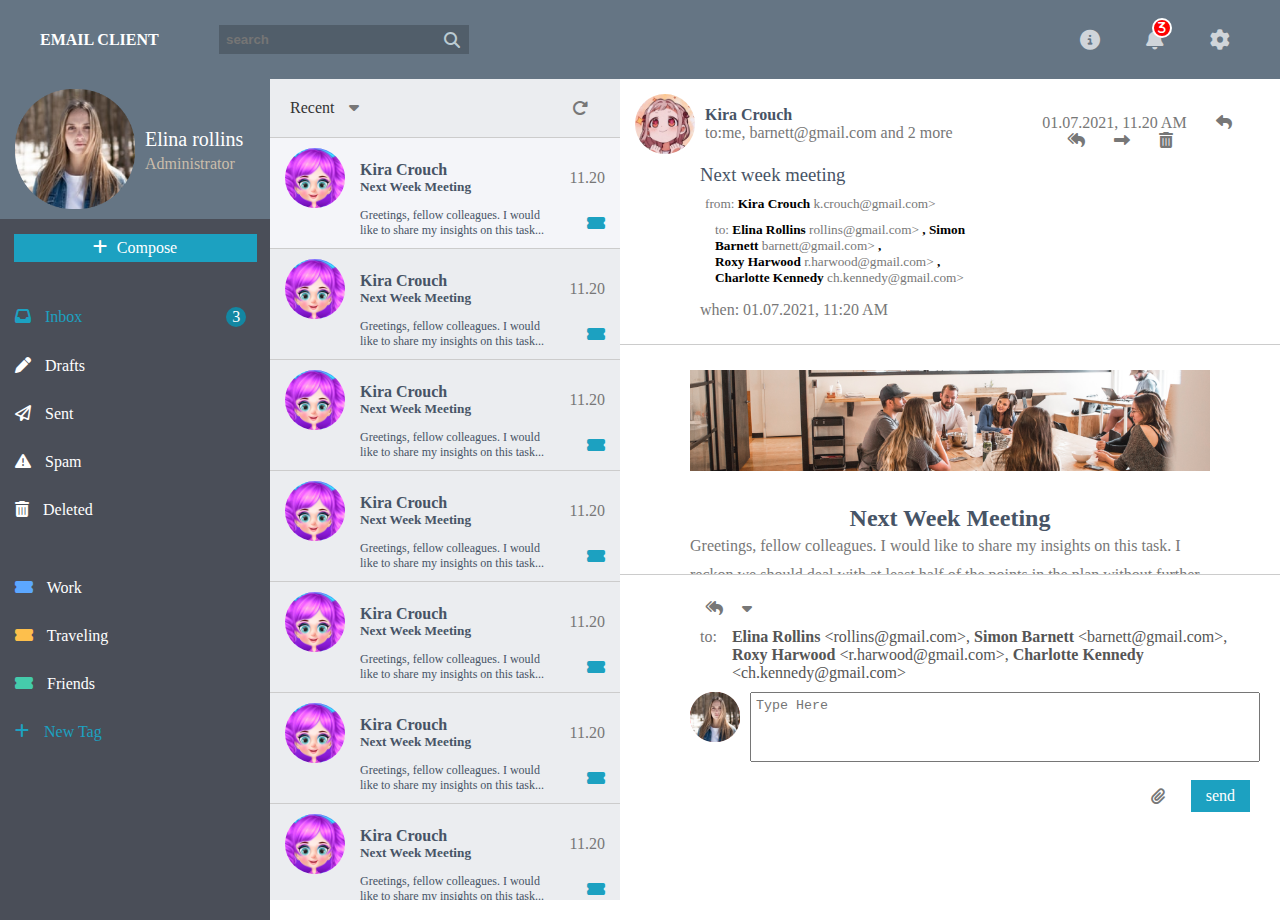
<file: Practice/index.html>
<!DOCTYPE html>
<html lang="en">
  <head>
    <meta charset="UTF-8" />
    <meta name="viewport" content="width=device-width, initial-scale=1.0" />
    <title>Document</title>
    <link rel="stylesheet" href="./css/all.min.css" />
    <link rel="stylesheet" href="./css/style.css" />
  </head>
  <body>
    <!-- start header -->
    <header>
      <div class="right-side">
        <a href="#">Email Client</a>
        <div class="search">
          <input type="text" placeholder="search" />
          <i class="fa-solid fa-magnifying-glass"></i>
        </div>
      </div>
      <div class="manage-icon">
        <div class="box">
          <i class="fa-solid fa-circle-info"></i>
        </div>
        <div class="box">
          <i class="fa-solid fa-bell bell">
            <span class="notif">3</span>
          </i>
        </div>
        <div class="box">
          <i class="fa-solid fa-gear"></i>
        </div>
      </div>
    </header>
    <!-- end header -->
    <!-- start navbar -->
    <div class="navigation">
      <div class="container-manage">
        <div class="holder">
          <div class="user-box">
            <div class="img-box">
              <img src="./image/avatar.png" alt="" />
            </div>
            <div class="text-info">
              <h1>Elina rollins</h1>
              <h4>Administrator</h4>
            </div>
          </div>
        </div>
        <nav>
          <div class="nav-component">
            <div class="box">
              <i class="fa-solid fa-plus"></i>
              <span>Compose</span>
            </div>
          </div>
          <ul class="first">
            <li class="active">
              <i class="fa-solid fa-inbox"></i>
              <a href="#">Inbox</a>
              <div class="center">
                <span>3</span>
              </div>
            </li>
            <li>
              <i class="fa-solid fa-pen"></i>
              <a href="#">Drafts</a>
            </li>
            <li>
              <i class="fa-regular fa-paper-plane"></i>
              <a href="#">Sent</a>
            </li>
            <li>
              <i class="fa-solid fa-triangle-exclamation"></i>
              <a href="#">Spam</a>
            </li>
            <li>
              <i class="fa-solid fa-trash-can"></i>
              <a href="#">Deleted</a>
            </li>
          </ul>
          <ul class="second">
            <li>
              <i class="fa-solid fa-ticket-simple"></i>
              <a href="#">Work</a>
            </li>
            <li>
              <i class="fa-solid fa-ticket-simple"></i>
              <a href="#">Traveling</a>
            </li>
            <li>
              <i class="fa-solid fa-ticket-simple"></i>
              <a href="#">Friends</a>
            </li>
            <li>
              <i class="fa-solid fa-plus"></i>
              <a href="#">New Tag</a>
            </li>
          </ul>
        </nav>
      </div>
      <!-- start section -->
      <section class="notifications">
        <div class="container">
          <div class="head-section">
            <div class="right">
              <h4>Recent</h4>
              <div class="caret">
                <i class="fa-solid fa-caret-down"></i>
              </div>
            </div>
            <div class="reload">
              <i class="fa-solid fa-rotate-right"></i>
            </div>
          </div>
          <div class="body-section">
            <div class="body-post active">
              <div class="box">
                <div class="img">
                  <img src="./image/team-08.jpg" alt="" />
                </div>
                <div class="title">
                  <h3>Kira Crouch</h3>
                  <h5>Next Week Meeting</h5>
                </div>
                <span>11.20</span>
              </div>
              <div class="info">
                <p>
                  Greetings, fellow colleagues. I would like to share my
                  insights on this task...
                </p>
                <i class="fa-solid fa-ticket-simple"></i>
              </div>
            </div>
            <div class="body-post">
              <div class="box">
                <div class="img">
                  <img src="./image/team-08.jpg" alt="" />
                </div>
                <div class="title">
                  <h3>Kira Crouch</h3>
                  <h5>Next Week Meeting</h5>
                </div>
                <span>11.20</span>
              </div>
              <div class="info">
                <p>
                  Greetings, fellow colleagues. I would like to share my
                  insights on this task...
                </p>
                <i class="fa-solid fa-ticket-simple"></i>
              </div>
            </div>
            <div class="body-post">
              <div class="box">
                <div class="img">
                  <img src="./image/team-08.jpg" alt="" />
                </div>
                <div class="title">
                  <h3>Kira Crouch</h3>
                  <h5>Next Week Meeting</h5>
                </div>
                <span>11.20</span>
              </div>
              <div class="info">
                <p>
                  Greetings, fellow colleagues. I would like to share my
                  insights on this task...
                </p>
                <i class="fa-solid fa-ticket-simple"></i>
              </div>
            </div>
            <div class="body-post">
              <div class="box">
                <div class="img">
                  <img src="./image/team-08.jpg" alt="" />
                </div>
                <div class="title">
                  <h3>Kira Crouch</h3>
                  <h5>Next Week Meeting</h5>
                </div>
                <span>11.20</span>
              </div>
              <div class="info">
                <p>
                  Greetings, fellow colleagues. I would like to share my
                  insights on this task...
                </p>
                <i class="fa-solid fa-ticket-simple"></i>
              </div>
            </div>
            <div class="body-post">
              <div class="box">
                <div class="img">
                  <img src="./image/team-08.jpg" alt="" />
                </div>
                <div class="title">
                  <h3>Kira Crouch</h3>
                  <h5>Next Week Meeting</h5>
                </div>
                <span>11.20</span>
              </div>
              <div class="info">
                <p>
                  Greetings, fellow colleagues. I would like to share my
                  insights on this task...
                </p>
                <i class="fa-solid fa-ticket-simple"></i>
              </div>
            </div>
            <div class="body-post">
              <div class="box">
                <div class="img">
                  <img src="./image/team-08.jpg" alt="" />
                </div>
                <div class="title">
                  <h3>Kira Crouch</h3>
                  <h5>Next Week Meeting</h5>
                </div>
                <span>11.20</span>
              </div>
              <div class="info">
                <p>
                  Greetings, fellow colleagues. I would like to share my
                  insights on this task...
                </p>
                <i class="fa-solid fa-ticket-simple"></i>
              </div>
            </div>
            <div class="body-post">
              <div class="box">
                <div class="img">
                  <img src="./image/team-08.jpg" alt="" />
                </div>
                <div class="title">
                  <h3>Kira Crouch</h3>
                  <h5>Next Week Meeting</h5>
                </div>
                <span>11.20</span>
              </div>
              <div class="info">
                <p>
                  Greetings, fellow colleagues. I would like to share my
                  insights on this task...
                </p>
                <i class="fa-solid fa-ticket-simple"></i>
              </div>
            </div>
            <div class="body-post">
              <div class="box">
                <div class="img">
                  <img src="./image/team-08.jpg" alt="" />
                </div>
                <div class="title">
                  <h3>Kira Crouch</h3>
                  <h5>Next Week Meeting</h5>
                </div>
                <span>11.20</span>
              </div>
              <div class="info">
                <p>
                  Greetings, fellow colleagues. I would like to share my
                  insights on this task...
                </p>
                <i class="fa-solid fa-ticket-simple"></i>
              </div>
            </div>
          </div>
        </div>
      </section>
      <!-- end section -->
      <div class="body-sec">
        <div class="container">
          <div class="box-right">
            <div class="box-right-header">
              <div class="img-box">
                <img src="./image/anime.jfif" alt="" />
              </div>
              <div class="text">
                <h3>Kira Crouch</h3>
                <p>to:me, barnett@gmail.com and 2 more</p>
              </div>
            </div>
            <div class="info">
              <h3>Next week meeting</h3>
              <h5>
                <span>from:</span> Kira Crouch
                <span>k.crouch@gmail.com></span>
              </h5>
              <h5>
                <span>to: </span> Elina Rollins
                <span>rollins@gmail.com></span> , Simon Barnett
                <span>barnett@gmail.com></span> ,<br />
                Roxy Harwood <span>r.harwood@gmail.com></span> , Charlotte
                Kennedy <span>ch.kennedy@gmail.com></span>
              </h5>
              <span class="when">when: 01.07.2021, 11:20 AM</span>
            </div>
          </div>
          <div class="box-left">
            <span>01.07.2021, 11.20 AM</span>
            <i class="fa-solid fa-reply"></i>
            <i class="fa-solid fa-reply-all"></i>
            <i class="fa-solid fa-right-long"></i>
            <i class="fa-solid fa-trash-can"></i>
          </div>
        </div>
        <div class="body-middle">
          <div class="img">
            <img src="./image/attach.png" alt="" />
          </div>
          <h2>Next Week Meeting</h2>
          <p>
            Greetings, fellow colleagues. I would like to share my insights on
            this task. I reckon we should deal with at least half of the points
            in the plan without further delays. I suggest proceeding from one
            point to the next and notifying the rest of us with at least short
            notices. This way is best to keep track of who is doing what.
          </p>
          <p>
            Greetings, fellow colleagues. I would like to share my insights on
            this task. I reckon we should deal with at least half of the points
            in the plan without further delays. I suggest proceeding from one
            point to the next and notifying the rest of us with at least short
            notices. This way is best to keep track of who is doing what.
          </p>
          <p>
            Greetings, fellow colleagues. I would like to share my insights on
            this task. I reckon we should deal with at least half of the points
            in the plan without further delays. I suggest proceeding from one
            point to the next and notifying the rest of us with at least short
            notices. This way is best to keep track of who is doing what.
          </p>
        </div>
        <div class="body-foot">
          <div class="icons">
            <i class="fa-solid fa-reply-all"></i>
            <i class="fa-solid fa-caret-down"></i>
          </div>
          <div class="details">
            <div class="details-left">
              <span>to: </span>
            </div>
            <div class="details-right">
              <span class="holder">
                <span class="bold">Elina Rollins</span>
                <span>&lt;rollins@gmail.com&gt;,</span>

                <span class="bold">Simon Barnett</span>
                <span>&lt;barnett@gmail.com&gt;,</span>

                <span class="bold">Roxy Harwood</span>
                <span>&lt;r.harwood@gmail.com&gt;,</span>

                <span class="bold">Charlotte Kennedy</span>
                <span>&lt;ch.kennedy@gmail.com&gt;</span>
              </span>
            </div>
          </div>
          <div class="typing-sec">
            <div class="box">
              <div class="image">
                <img src="./image/avatar.png" alt="" />
              </div>
              <div class="input">
                <textarea name="" id="" placeholder="Type Here"></textarea>
              </div>
            </div>
            <div class="controls">
              <div class="controls-holder">
                <span class="attach">
                  <i class="fa-solid fa-paperclip"></i>
                </span>
                <span class="btn">send</span>
              </div>
            </div>
          </div>
        </div>
      </div>
    </div>
    <!-- end navbar -->
  </body>
</html>
</file>
<file: Practice/css/style.css>
* {
  padding: 0;
  margin: 0;
  box-sizing: border-box;
}
:root {
  --main-color: #657584;
}
header {
  padding: 25px 40px;
  background-color: var(--main-color);
  display: flex;
  justify-content: space-between;
  align-items: center;
  height: 79px;
}
header .right-side {
  display: flex;
  justify-content: space-between;
  align-items: center;
  flex-basis: 35%;
}
header .right-side a {
  text-decoration: none;
  color: #fff;
  text-transform: uppercase;
  font-weight: bold;
}
header .right-side .search {
  display: flex;
  align-items: center;
  color: #bbcbd3;
}
header .right-side .search input {
  background-color: #515e6a;
  border: none;
  padding: 7px;
  width: 250px;
  font-weight: bold;
}
header .right-side .search input:focus {
  outline: 1px solid #fff;
}
header .right-side .search i {
  margin-left: -25px;
}
header .manage-icon {
  display: flex;
  justify-content: space-between;
  align-items: center;
}
header .manage-icon .box {
  width: 40px;
  height: 40px;
  background-color: transparent;
  border-radius: 50%;
  display: flex;
  justify-content: center;
  align-items: center;
  margin-left: 25px;
  transition: 0.3s;
}
header .manage-icon .box:hover {
  background-color: #6e6e6e;
}
header .manage-icon .box i {
  cursor: pointer;
  font-size: 20px;
  color: #d0d5da;
  position: relative;
  transition: 0.3s;
}
header .manage-icon .notif {
  position: absolute;
  font-size: 12px;
  right: -8px;
  top: -12px;
  width: 20px;
  height: 20px;
  background: red;
  color: #fff;
  display: flex;
  justify-content: center;
  align-items: center;
  border-radius: 50%;
  border: 2px solid #fff;
}
.navigation {
  /* width: 270px; */
  /* min-height: calc(100vh - 79px); */
  background-color: red;
  z-index: 2;
  display: flex;
}
.navigation .container-manage {
  width: 270px;
  max-height: calc(100vh - 79px);
}
.navigation .container-manage .holder {
  background-color: var(--main-color);
  padding: 5px 0;
}
.navigation .user-box {
  width: 240px;
  height: 120px;
  margin: 5px 15px;
  display: flex;
  justify-content: space-between;
  align-items: center;
}
.navigation .user-box .img-box {
  width: 120px;
  height: 120px;
}
.navigation .user-box .img-box img {
  max-width: 100%;
}
.navigation .user-box .text-info {
  width: 120px;
  height: 120px;
  line-height: 60px;
  padding-left: 10px;
}
.navigation .user-box .text-info h1 {
  font-size: 20px;
  color: #fff;
  margin-top: 20px;
  font-weight: normal;
}
.navigation .user-box .text-info h4 {
  font-size: 16px;
  color: #cabdab;
  margin-top: -35px;
  font-weight: normal;
}
.navigation nav {
  min-height: calc(100vh - 199px);
  background-color: #4a4e58;
}
.navigation nav .nav-component {
  display: flex;
  justify-content: center;
  padding: 15px 0;
}
.navigation nav .nav-component .box {
  background-color: #1ca1c1;
  color: white;
  width: 90%;
  text-align: center;
  padding: 5px;
  cursor: pointer;
  transition: 0.3s;
}
.navigation nav .nav-component .box:hover {
  background-color: #1387a2;
}
.navigation nav .nav-component .box i {
  padding-right: 5px;
}
.navigation nav .first {
  padding: 15px 0;
}
.navigation nav .first li {
  padding: 15px;
  cursor: pointer;
}
.navigation nav .first li.active {
  position: relative;
}
.navigation nav .first li.active .center {
  width: 20px;
  height: 20px;
  display: inline-flex;
  justify-content: center;
  align-items: center;
  background-color: #1387a2;
  border-radius: 50%;
  color: #fff;
  margin-left: 140px;
}

.navigation nav .first li.active a,
.navigation nav .first li.active i {
  color: #1ca1c1 !important;
}
.navigation nav .first li:hover,
.navigation nav .second li:hover {
  background-color: rgba(0 0 0 / 50%);
}
.navigation nav .first li i,
.navigation nav .second li i {
  padding-right: 10px;
  color: #fff;
}
.navigation nav .first li a,
.navigation nav .second li a {
  text-decoration: none;
  color: white;
  font-weight: normal;
}
.navigation nav .second {
  padding: 15px 0;
  list-style: none;
}
.navigation nav .second li {
  padding: 15px;
}
.navigation nav .second li:first-child i {
  color: #5ca7ff;
}
.navigation nav .second li:nth-child(2) i {
  color: #fdbf4c;
}
.navigation nav .second li:nth-child(3) i {
  color: #45cbab;
}
.navigation nav .second li:last-child i,
.navigation nav .second li:last-child a {
  color: #1ca1c1;
}
/* start section */
.notifications {
  width: 350px;
  max-height: calc(100vh - 79px);
}
section .container {
  /* width: 350px; */
  max-height: calc(100vh - 79px);
  overflow-y: hidden;
  transition: 0.3s;
}
section .container:hover {
  overflow-y: scroll;
}
section .head-section {
  display: flex;
  align-items: center;
  justify-content: space-between;
  background-color: #ebedf0;
  padding: 20px;
  border-bottom: 1px solid #ccc;
  color: #333;
  height: 59px;
}
section .head-section .right {
  display: flex;
}
section .head-section .right h4 {
  margin-right: 15px;
  font-weight: normal;
}
section .head-section .right .caret i {
  color: #777;
}
section .head-section .reload {
  color: #777;
  cursor: pointer;
  width: 40px;
  height: 40px;
  border-radius: 50%;
  background-color: transparent;
  display: flex;
  justify-content: center;
  align-items: center;
  transition: 0.3s;
}
section .head-section .reload:hover {
  background-color: #ccc;
}
section .container .body-post {
  padding: 10px 15px;
  background-color: #ebedf0;
  border-bottom: 1px solid #ccc;
  cursor: pointer;
}
section .container .body-post:hover,
section .container .body-post.active {
  background-color: #f4f5f9;
}
section .container .body-post .box {
  display: flex;
  align-items: center;
  position: relative;
}
section .container .body-post .img {
  width: 60px;
  height: 60px;
  border-radius: 50%;
  overflow: hidden;
}
section .container .body-post .img img {
  max-width: 100%;
}
section .container .body-post .title {
  margin-left: 15px;
  color: #475466;
}
section .container .body-post .title h3 {
  font-size: 16px;
}
section .container .body-post .box span {
  position: absolute;
  right: 0;
  color: #777;
}
section .container .body-post .info {
  padding-left: 75px;
  display: flex;
  align-items: center;
  justify-content: space-between;
}
section .container .body-post .info p {
  font-size: 12px;
  color: #475466;
  width: 200px;
}
section .container .body-post .info i {
  color: #1ca1c1;
}

/* end section */
/* strat body */
.body-sec {
  flex: 1;
  background-color: #fff;
  max-height: calc(100vh - 79px);
}
.body-sec .container {
  display: flex;
  justify-content: space-between;
  /* align-items: center; */
  padding: 15px 15px 0;
  border-bottom: 1px solid #ccc;
}
.body-sec .box-right-header {
  display: flex;
  align-items: center;
}
.body-sec .box-right .info {
  padding: 10px 65px;
}
.body-sec .box-right .info h3 {
  color: #475466;
  font-weight: normal;
}
.body-sec .box-right .info h5 {
  margin-top: 10px;
  padding-left: 5px;
}
.body-sec .box-right .info h5:nth-child(3) {
  padding-left: 15px;
}
.body-sec .box-right .info h5 span {
  color: #777;
  font-weight: normal;
}
.body-sec .box-right .info .when {
  display: inline-block;
  padding: 15px 0;
  color: #777;
}
.body-sec .box-right-header .img-box {
  width: 60px;
  height: 60px;
  overflow: hidden;
  border-radius: 50%;
}
.body-sec .box-right-header .img-box img {
  max-width: 100%;
}
.body-sec .box-right-header .text {
  margin-left: 10px;
}
.body-sec .box-right-header .text h3 {
  font-size: 16px;
  color: #475466;
}
.body-sec .box-right-header .text p {
  color: #777;
}
.body-sec .box-left {
  color: #777;
  margin-top: 20px;
  margin-left: -20px;
}
.body-sec .box-left i {
  padding-left: 25px;
}
.body-sec .body-middle {
  height: 230px;
  padding: 25px 70px 0;
  overflow-y: hidden;
  transition: 0.3s;
  border-bottom: 1px solid #ccc;
}
.body-sec .body-middle:hover {
  overflow-y: scroll;
}
.body-sec .body-middle .img {
  margin-bottom: 30px;
}
.body-sec .body-middle .img img {
  max-width: 100%;
}
.body-sec .body-middle h2 {
  text-align: center;
  color: #475466;
}
.body-sec .body-middle p {
  line-height: 1.8;
  color: #777;
  margin-bottom: 15px;
}
.body-sec .body-foot {
  padding: 25px 20px 25px 70px;
}
.body-sec .body-foot i {
  color: #777;
  padding-left: 15px;
  cursor: pointer;
}
.body-sec .body-foot .details {
  display: flex;
  padding: 10px;
}
.body-sec .body-foot .details .details-left {
  color: #777;
  padding-right: 15px;
}
.body-sec .body-foot .details .details-right {
  max-width: 500px;
}
.body-sec .body-foot .details .details-right .holder span {
  color: #555;
}
.body-sec .body-foot .details .details-right .holder span.bold {
  font-weight: bold;
}
.body-sec .body-foot .typing-sec .box {
  display: flex;
}
.body-sec .body-foot .typing-sec .box .image {
  width: 50px;
  height: 50px;
  border-radius: 50%;
  background-color: red;
  margin-right: 10px;
}
.body-sec .body-foot .typing-sec .box .image img {
  max-width: 100%;
}
.body-sec .body-foot .typing-sec .box .input {
  flex: 1;
}
.body-sec .body-foot .typing-sec .box .input textarea {
  width: 100%;
  height: 70px;
  padding: 5px;
  resize: none;
  outline: none;
}
.body-sec .body-foot .typing-sec .box .input textarea:hover {
  outline: 1px solid #1387a2;
}
.body-sec .body-foot .typing-sec .controls {
  padding: 10px;
}
.body-sec .body-foot .typing-sec .controls .controls-holder {
  display: flex;
  justify-content: flex-end;
  align-items: center;
}
.body-sec .body-foot .typing-sec .controls .controls-holder .attach {
  width: 40px;
  height: 40px;
  background-color: transparent;
  display: flex;
  align-items: center;
  border-radius: 50%;
}
.body-sec .body-foot .typing-sec .controls .controls-holder .attach:hover {
  background-color: rgb(28 161 193 / 41%);
}
.body-sec .body-foot .typing-sec .controls .controls-holder .btn {
  background-color: #1ca1c1;
  color: #fff;
  padding: 7px 15px;
  cursor: pointer;
  margin-left: 15px;
  transition: 0.3s;
}
.body-sec .body-foot .typing-sec .controls .controls-holder .btn:hover {
  background-color: #1e829a;
}
/* end body */
</file>
